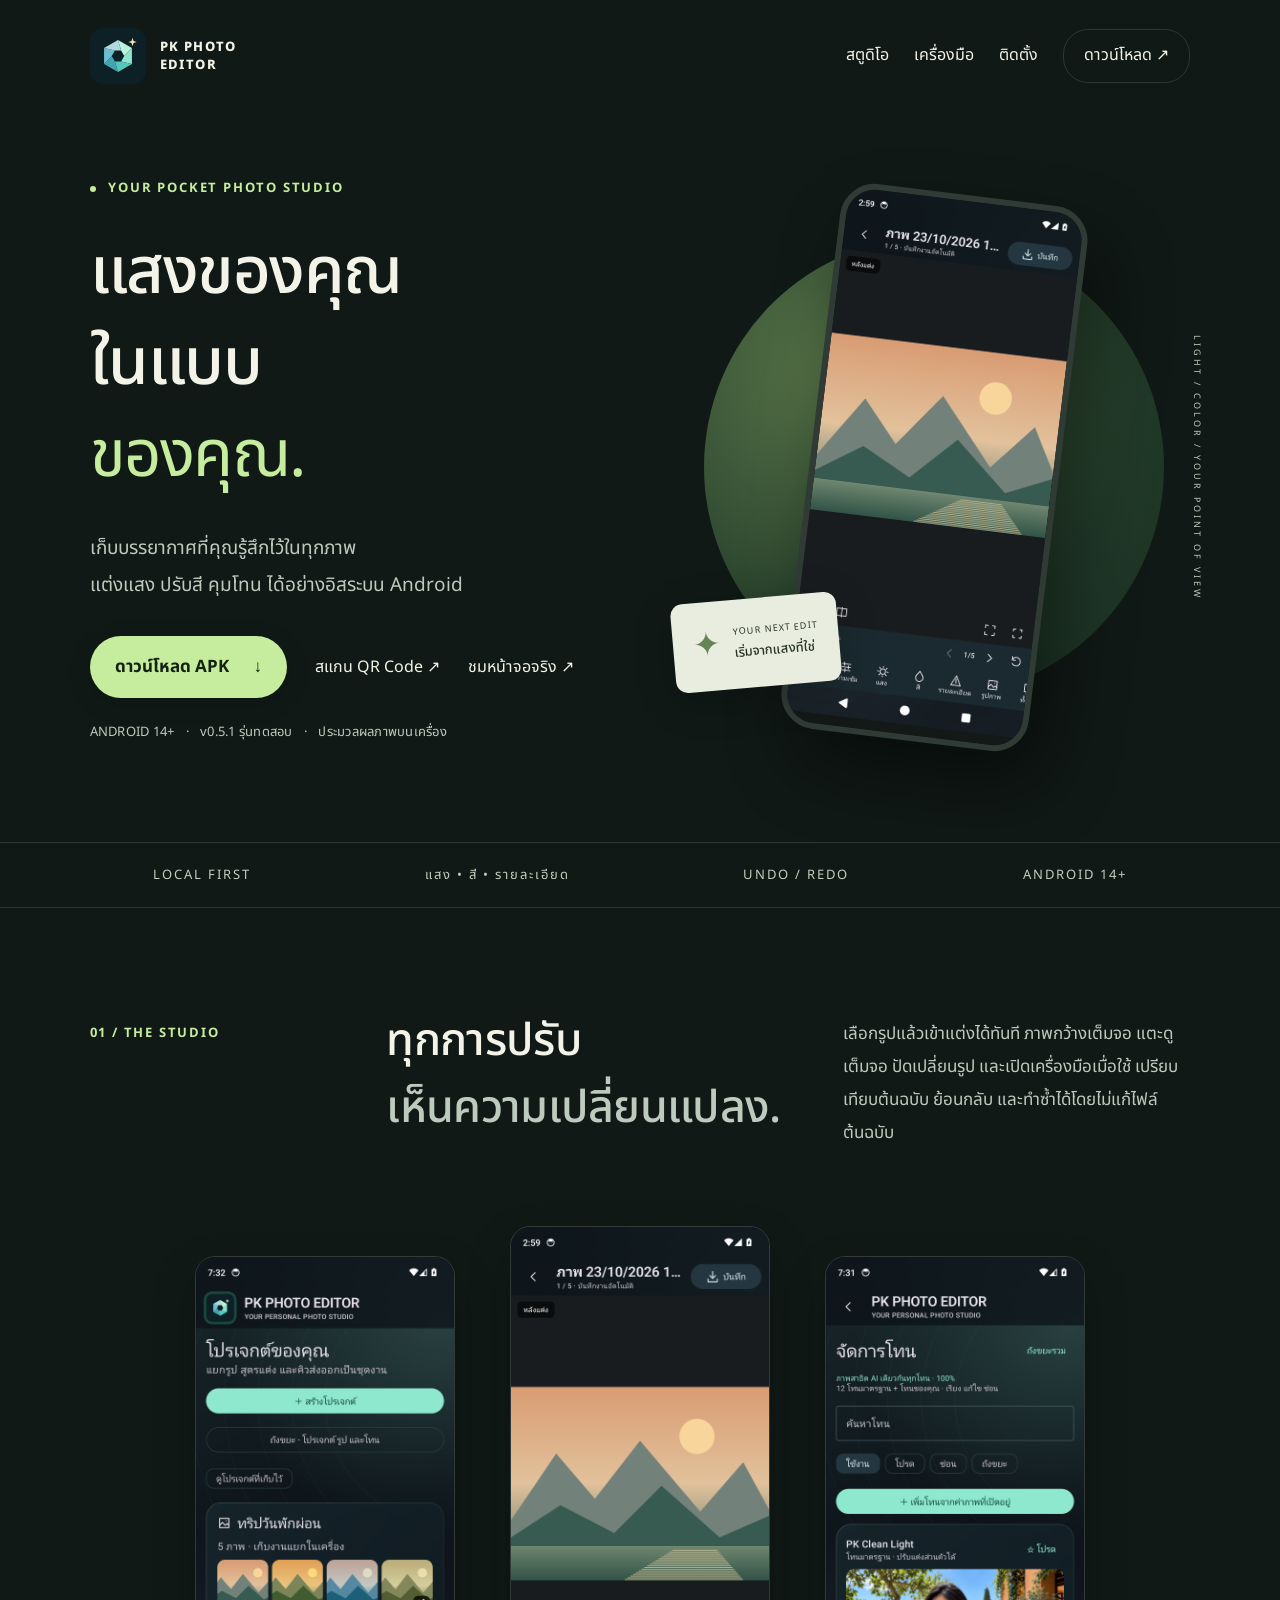
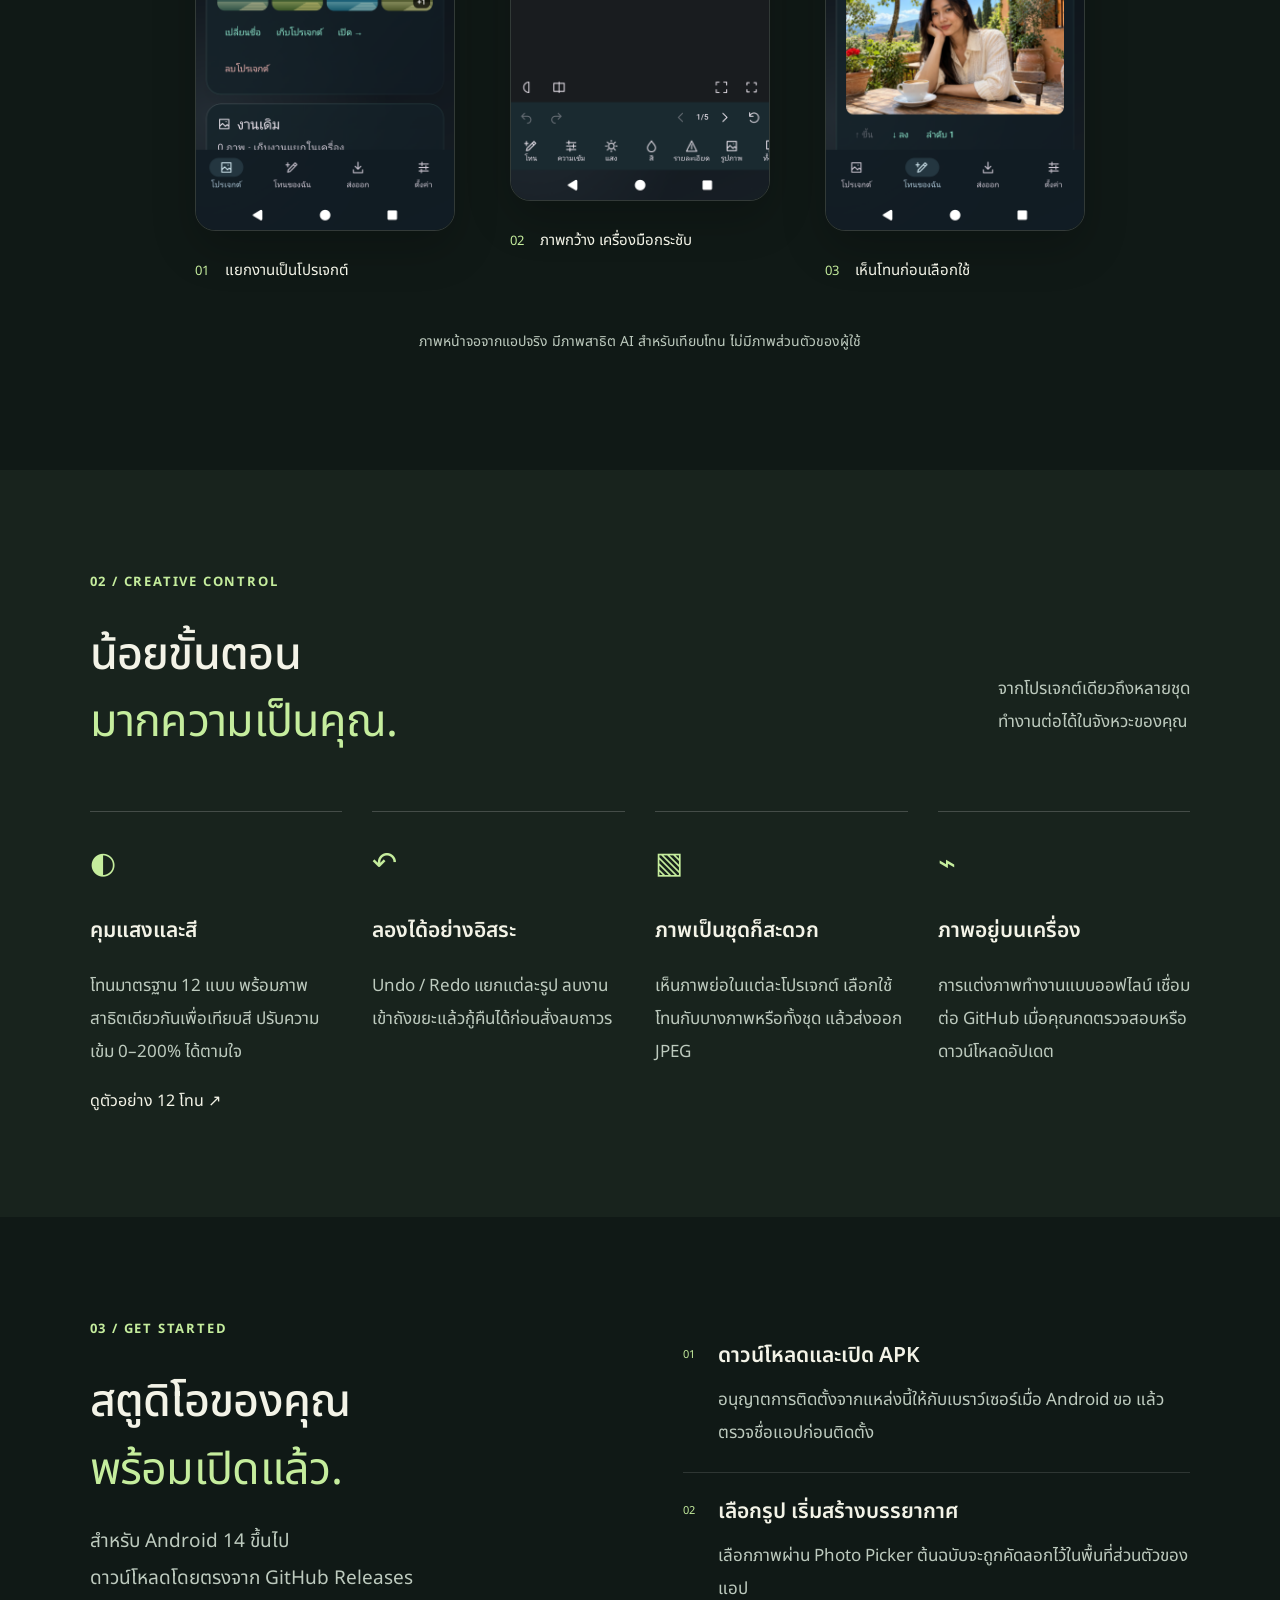
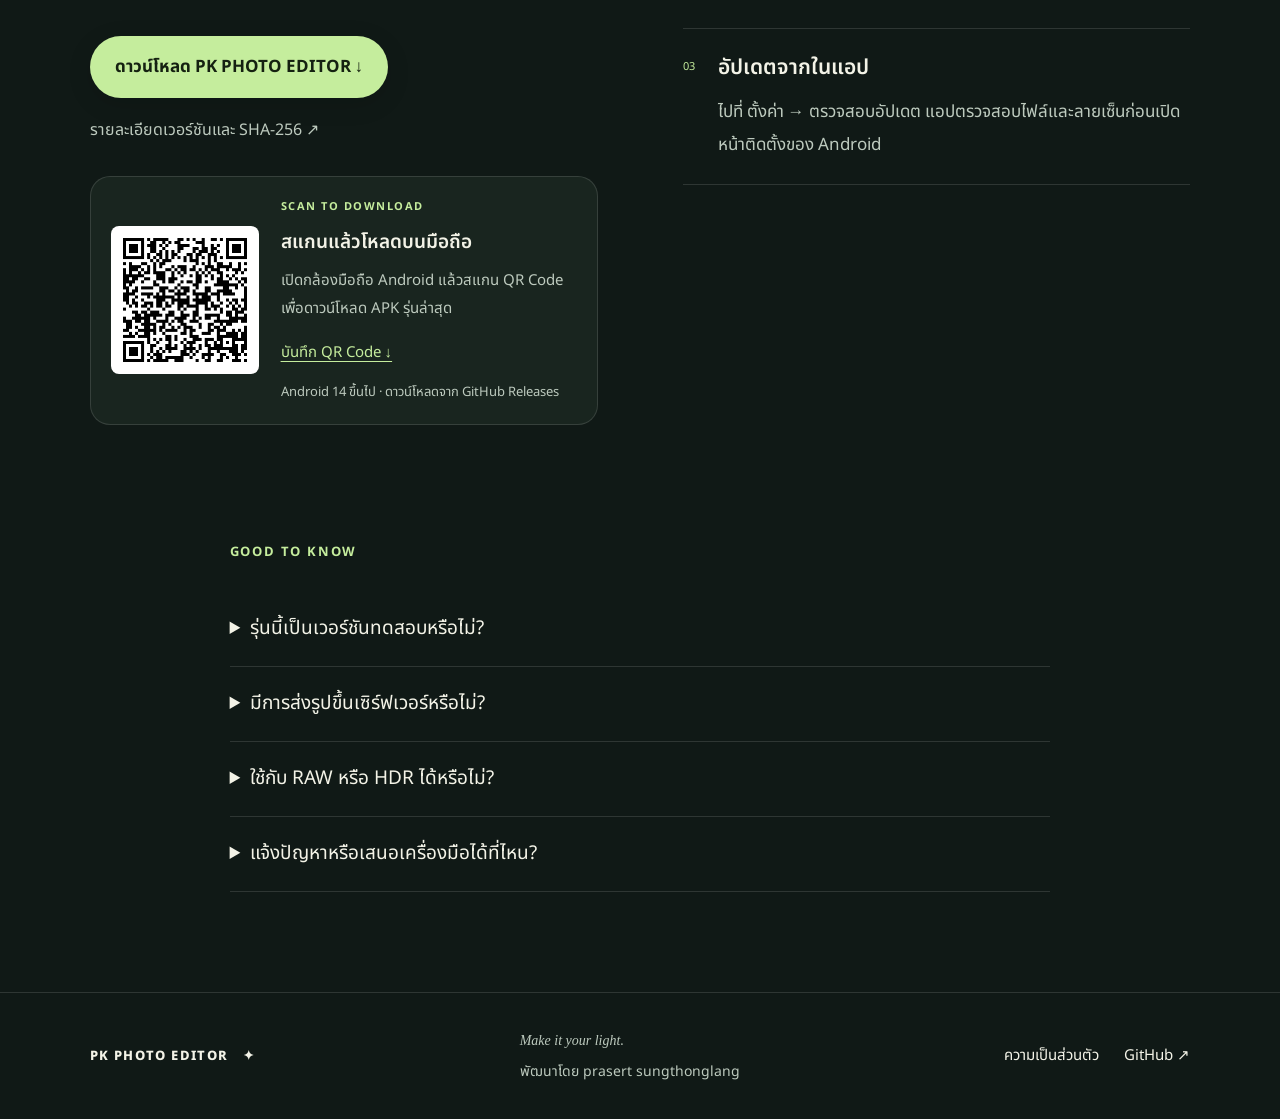
<file: docs/index.html>
<!doctype html>
<html lang="th"><head><meta charset="utf-8"><meta name="viewport" content="width=device-width,initial-scale=1"><meta name="theme-color" content="#101916"><meta name="description" content="PK PHOTO EDITOR โปรแกรมแต่งภาพบน Android 14 ขึ้นไป ปรับโทน แสง สี และจัดการภาพเป็นชุดบนเครื่องของคุณ"><title>PK PHOTO EDITOR — Make it your light.</title><link rel="icon" href="assets/pk-logo.svg" type="image/svg+xml"><link rel="preload" href="assets/NotoSansThai.ttf" as="font" type="font/ttf" crossorigin><link rel="stylesheet" href="style.css"></head>
<body><a class="skip" href="#main">ข้ามไปเนื้อหา</a><header><a class="brand" href="#" aria-label="PK PHOTO EDITOR หน้าแรก"><img class="brand-symbol" src="assets/pk-logo.svg" width="56" height="56" alt="โลโก้ PK PHOTO EDITOR"><span>PK PHOTO<br>EDITOR</span></a><nav aria-label="เมนูหลัก"><a href="#studio">สตูดิโอ</a><a href="#features">เครื่องมือ</a><a href="#install">ติดตั้ง</a><a class="nav-download" href="https://github.com/hertzscream/PK-PHOTO-EDITOR/releases/latest">ดาวน์โหลด ↗</a></nav></header>
<main id="main"><section class="hero"><div class="hero-copy"><p class="eyebrow"><span class="dot"></span> YOUR POCKET PHOTO STUDIO</p><h1>แสงของคุณ<br>ในแบบ<span class="serif">ของคุณ.</span></h1><p class="lead">เก็บบรรยากาศที่คุณรู้สึกไว้ในทุกภาพ<br>แต่งแสง ปรับสี คุมโทน ได้อย่างอิสระบน Android</p><div class="actions"><a class="button primary" href="https://github.com/hertzscream/PK-PHOTO-EDITOR/releases/latest/download/PK-PHOTO-EDITOR.apk">ดาวน์โหลด APK <span>↓</span></a><a class="text-link" href="#download-qr">สแกน QR Code ↗</a><a class="text-link" href="#studio">ชมหน้าจอจริง ↗</a></div><p class="meta">ANDROID 14+ <span>·</span> v0.5.1 รุ่นทดสอบ <span>·</span> ประมวลผลภาพบนเครื่อง</p></div><div class="hero-art"><div class="orb"></div><div class="phone"><div class="phone-top">PK PHOTO EDITOR <span>●</span></div><img src="assets/editor.png" width="450" height="1000" alt="หน้าจอแต่งภาพจริงของ PK PHOTO EDITOR" fetchpriority="high"><div class="phone-bottom"></div></div><div class="floating-note"><span>✦</span><div>YOUR NEXT EDIT<br><strong>เริ่มจากแสงที่ใช่</strong></div></div><span class="vertical-caption">LIGHT / COLOR / YOUR POINT OF VIEW</span></div></section>
<div class="ribbon"><span>LOCAL FIRST</span><span>แสง • สี • รายละเอียด</span><span>UNDO / REDO</span><span>ANDROID 14+</span></div>
<section class="studio section" id="studio"><div class="section-heading"><p class="eyebrow">01 / THE STUDIO</p><h2>ทุกการปรับ<br><span class="muted">เห็นความเปลี่ยนแปลง.</span></h2><p>เลือกรูปแล้วเข้าแต่งได้ทันที ภาพกว้างเต็มจอ แตะดูเต็มจอ ปัดเปลี่ยนรูป และเปิดเครื่องมือเมื่อใช้ เปรียบเทียบต้นฉบับ ย้อนกลับ และทำซ้ำได้โดยไม่แก้ไฟล์ต้นฉบับ</p></div><div class="screens"><figure><img src="assets/projects.png" alt="โปรเจกต์แยกชุดภาพและสูตรแต่ง" loading="lazy" width="450" height="1000"><figcaption><span>01</span> แยกงานเป็นโปรเจกต์</figcaption></figure><figure class="featured"><img src="assets/editor.png" alt="ตัวอย่างภาพ เครื่องมือปรับโทน และปุ่มย้อนกลับ" loading="lazy" width="450" height="1000"><figcaption><span>02</span> ภาพกว้าง เครื่องมือกระชับ</figcaption></figure><figure><img src="assets/tones.png" alt="หน้าจัดการโทนพร้อมภาพตัวอย่างที่ประมวลผลจริง" loading="lazy" width="450" height="1000"><figcaption><span>03</span> เห็นโทนก่อนเลือกใช้</figcaption></figure></div><p class="caption">ภาพหน้าจอจากแอปจริง มีภาพสาธิต AI สำหรับเทียบโทน ไม่มีภาพส่วนตัวของผู้ใช้</p></section>
<section class="features section" id="features"><p class="eyebrow">02 / CREATIVE CONTROL</p><div class="feature-heading"><h2>น้อยขั้นตอน<br><span class="serif">มากความเป็นคุณ.</span></h2><p>จากโปรเจกต์เดียวถึงหลายชุด<br>ทำงานต่อได้ในจังหวะของคุณ</p></div><div class="feature-grid"><article><span class="feature-icon">◐</span><h3>คุมแสงและสี</h3><p>โทนมาตรฐาน 12 แบบ พร้อมภาพสาธิตเดียวกันเพื่อเทียบสี ปรับความเข้ม 0–200% ได้ตามใจ</p><a class="text-link" href="assets/tone-collection-050.jpg">ดูตัวอย่าง 12 โทน ↗</a></article><article><span class="feature-icon">↶</span><h3>ลองได้อย่างอิสระ</h3><p>Undo / Redo แยกแต่ละรูป ลบงานเข้าถังขยะแล้วกู้คืนได้ก่อนสั่งลบถาวร</p></article><article><span class="feature-icon">▧</span><h3>ภาพเป็นชุดก็สะดวก</h3><p>เห็นภาพย่อในแต่ละโปรเจกต์ เลือกใช้โทนกับบางภาพหรือทั้งชุด แล้วส่งออก JPEG</p></article><article><span class="feature-icon">⌁</span><h3>ภาพอยู่บนเครื่อง</h3><p>การแต่งภาพทำงานแบบออฟไลน์ เชื่อมต่อ GitHub เมื่อคุณกดตรวจสอบหรือดาวน์โหลดอัปเดต</p></article></div></section>
<section class="install section" id="install"><div><p class="eyebrow">03 / GET STARTED</p><h2>สตูดิโอของคุณ<br><span class="serif">พร้อมเปิดแล้ว.</span></h2><p class="lead">สำหรับ Android 14 ขึ้นไป<br>ดาวน์โหลดโดยตรงจาก GitHub Releases</p><a class="button primary" href="https://github.com/hertzscream/PK-PHOTO-EDITOR/releases/latest/download/PK-PHOTO-EDITOR.apk">ดาวน์โหลด PK PHOTO EDITOR ↓</a><a class="release-link" href="https://github.com/hertzscream/PK-PHOTO-EDITOR/releases/latest">รายละเอียดเวอร์ชันและ SHA-256 ↗</a><div class="download-qr" id="download-qr" role="group" aria-labelledby="qr-title"><a class="qr-image-link" href="https://github.com/hertzscream/PK-PHOTO-EDITOR/releases/latest/download/PK-PHOTO-EDITOR.apk" aria-label="ดาวน์โหลด APK รุ่นล่าสุดของ PK PHOTO EDITOR"><img src="assets/download-qr.png" width="490" height="490" alt="QR Code สำหรับดาวน์โหลด PK PHOTO EDITOR รุ่นล่าสุด" loading="lazy"></a><div class="qr-copy"><p class="eyebrow">SCAN TO DOWNLOAD</p><h3 id="qr-title">สแกนแล้วโหลดบนมือถือ</h3><p>เปิดกล้องมือถือ Android แล้วสแกน QR Code เพื่อดาวน์โหลด APK รุ่นล่าสุด</p><a class="qr-save" href="assets/download-qr.png" download="PK-PHOTO-EDITOR-download-QR.png">บันทึก QR Code ↓</a><p class="qr-note">Android 14 ขึ้นไป · ดาวน์โหลดจาก GitHub Releases</p></div></div></div><ol><li><span>01</span><div><h3>ดาวน์โหลดและเปิด APK</h3><p>อนุญาตการติดตั้งจากแหล่งนี้ให้กับเบราว์เซอร์เมื่อ Android ขอ แล้วตรวจชื่อแอปก่อนติดตั้ง</p></div></li><li><span>02</span><div><h3>เลือกรูป เริ่มสร้างบรรยากาศ</h3><p>เลือกภาพผ่าน Photo Picker ต้นฉบับจะถูกคัดลอกไว้ในพื้นที่ส่วนตัวของแอป</p></div></li><li><span>03</span><div><h3>อัปเดตจากในแอป</h3><p>ไปที่ ตั้งค่า → ตรวจสอบอัปเดต แอปตรวจสอบไฟล์และลายเซ็นก่อนเปิดหน้าติดตั้งของ Android</p></div></li></ol></section>
<section class="faq section"><p class="eyebrow">GOOD TO KNOW</p><details><summary>รุ่นนี้เป็นเวอร์ชันทดสอบหรือไม่?</summary><p>ใช่ รุ่น 0.5.1 เป็น APK สำหรับทดสอบ ใช้ debug signing เดิมเพื่ออัปเดตจากรุ่นก่อนหน้า ควรสำรองภาพที่ส่งออกแล้วก่อนเปลี่ยนเครื่องหรือถอนการติดตั้ง</p></details><details><summary>มีการส่งรูปขึ้นเซิร์ฟเวอร์หรือไม่?</summary><p>ไม่มีการอัปโหลดรูปเพื่อแต่งภาพ รูปและสูตรแต่งจัดเก็บบนเครื่อง การตรวจสอบอัปเดตติดต่อ GitHub เพื่อรับข้อมูลเวอร์ชันและ APK เท่านั้น</p></details><details><summary>ใช้กับ RAW หรือ HDR ได้หรือไม่?</summary><p>ระบบแต่งและส่งออกปัจจุบันเป็น SDR JPEG ไม่ใช่กระบวนการพัฒนา RAW หรือส่งออก HDR</p></details><details><summary>แจ้งปัญหาหรือเสนอเครื่องมือได้ที่ไหน?</summary><p><a href="https://github.com/hertzscream/PK-PHOTO-EDITOR/issues">เปิด Issue บน GitHub</a> พร้อมรุ่น Android และขั้นตอนที่พบปัญหา โปรดอย่าแนบภาพส่วนตัวหรือข้อมูลลับ</p></details></section></main>
<footer><a class="brand" href="#">PK PHOTO EDITOR <span>✦</span></a><div class="developer-credit"><p>Make it your light.</p><span>พัฒนาโดย prasert sungthonglang</span></div><div><a href="privacy.html">ความเป็นส่วนตัว</a><a href="https://github.com/hertzscream/PK-PHOTO-EDITOR">GitHub ↗</a></div></footer></body></html>
</file>
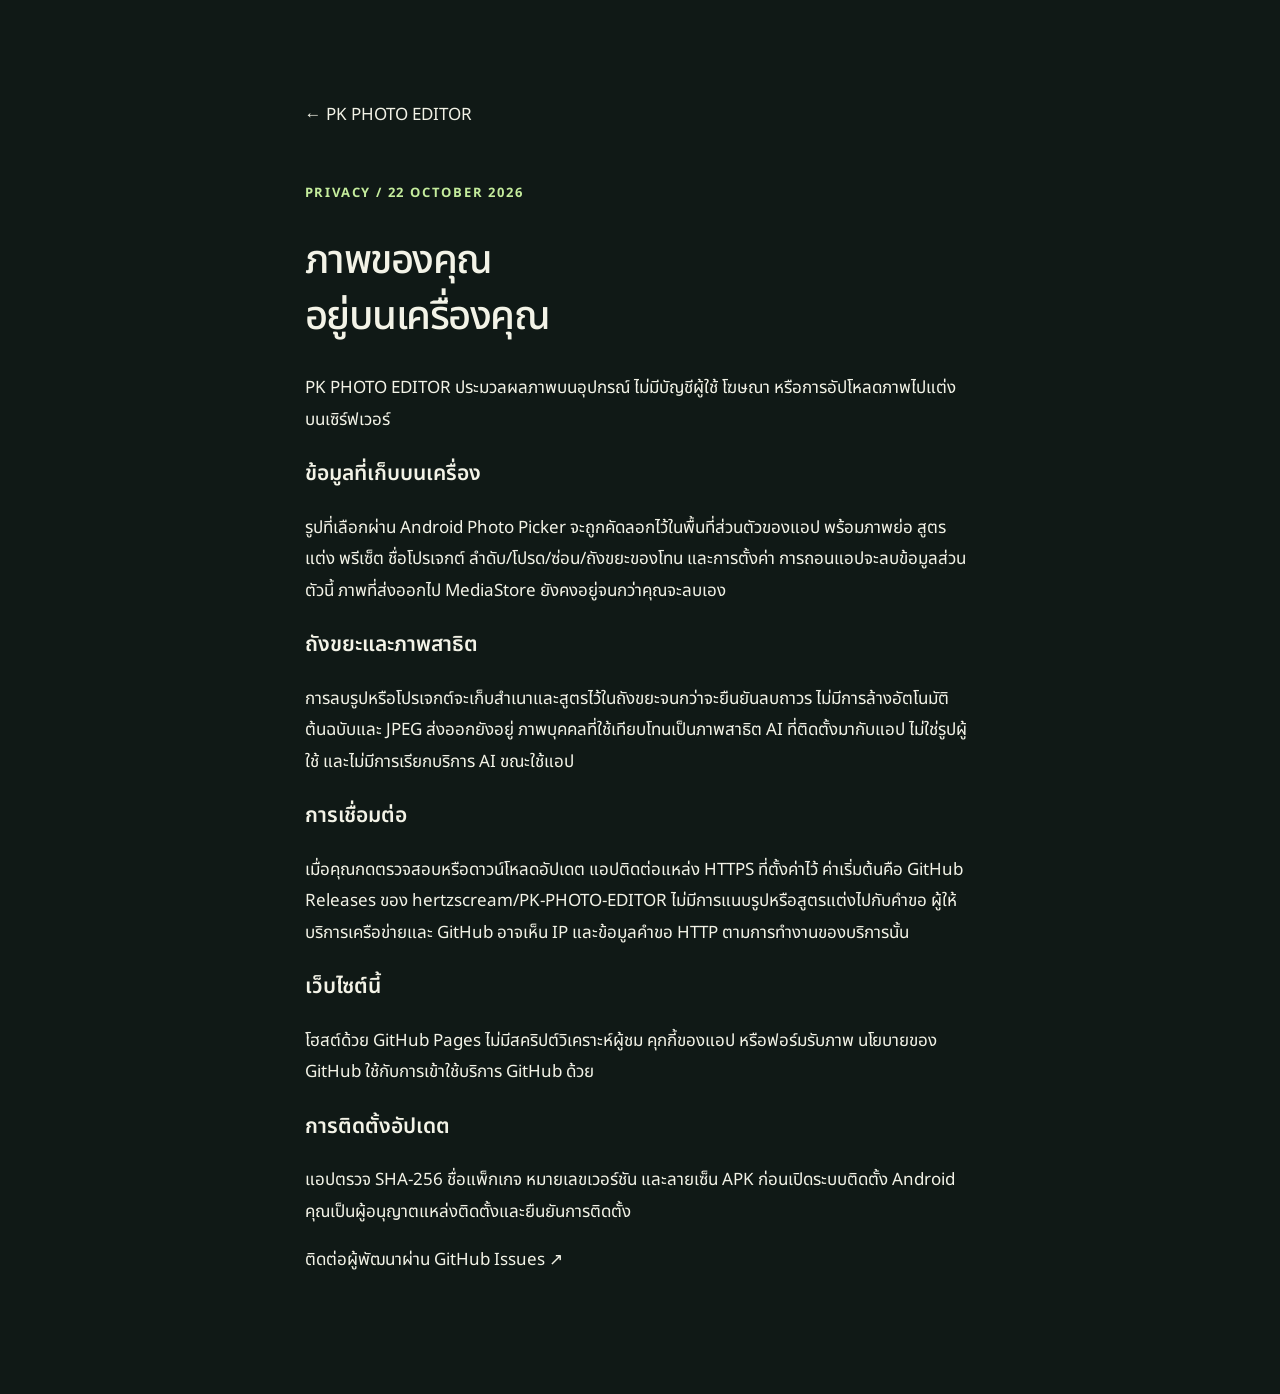
<file: docs/privacy.html>
<!doctype html><html lang="th"><head><meta charset="utf-8"><meta name="viewport" content="width=device-width,initial-scale=1"><title>ความเป็นส่วนตัว — PK PHOTO EDITOR</title><link rel="stylesheet" href="style.css"></head><body><main class="section" style="max-width:850px"><a href="index.html">← PK PHOTO EDITOR</a><p class="eyebrow" style="margin-top:50px">PRIVACY / 22 OCTOBER 2026</p><h1 style="font-size:40px">ภาพของคุณ<br>อยู่บนเครื่องคุณ</h1><p>PK PHOTO EDITOR ประมวลผลภาพบนอุปกรณ์ ไม่มีบัญชีผู้ใช้ โฆษณา หรือการอัปโหลดภาพไปแต่งบนเซิร์ฟเวอร์</p><h3>ข้อมูลที่เก็บบนเครื่อง</h3><p>รูปที่เลือกผ่าน Android Photo Picker จะถูกคัดลอกไว้ในพื้นที่ส่วนตัวของแอป พร้อมภาพย่อ สูตรแต่ง พรีเซ็ต ชื่อโปรเจกต์ ลำดับ/โปรด/ซ่อน/ถังขยะของโทน และการตั้งค่า การถอนแอปจะลบข้อมูลส่วนตัวนี้ ภาพที่ส่งออกไป MediaStore ยังคงอยู่จนกว่าคุณจะลบเอง</p><h3>ถังขยะและภาพสาธิต</h3><p>การลบรูปหรือโปรเจกต์จะเก็บสำเนาและสูตรไว้ในถังขยะจนกว่าจะยืนยันลบถาวร ไม่มีการล้างอัตโนมัติ ต้นฉบับและ JPEG ส่งออกยังอยู่ ภาพบุคคลที่ใช้เทียบโทนเป็นภาพสาธิต AI ที่ติดตั้งมากับแอป ไม่ใช่รูปผู้ใช้ และไม่มีการเรียกบริการ AI ขณะใช้แอป</p><h3>การเชื่อมต่อ</h3><p>เมื่อคุณกดตรวจสอบหรือดาวน์โหลดอัปเดต แอปติดต่อแหล่ง HTTPS ที่ตั้งค่าไว้ ค่าเริ่มต้นคือ GitHub Releases ของ hertzscream/PK-PHOTO-EDITOR ไม่มีการแนบรูปหรือสูตรแต่งไปกับคำขอ ผู้ให้บริการเครือข่ายและ GitHub อาจเห็น IP และข้อมูลคำขอ HTTP ตามการทำงานของบริการนั้น</p><h3>เว็บไซต์นี้</h3><p>โฮสต์ด้วย GitHub Pages ไม่มีสคริปต์วิเคราะห์ผู้ชม คุกกี้ของแอป หรือฟอร์มรับภาพ นโยบายของ GitHub ใช้กับการเข้าใช้บริการ GitHub ด้วย</p><h3>การติดตั้งอัปเดต</h3><p>แอปตรวจ SHA-256 ชื่อแพ็กเกจ หมายเลขเวอร์ชัน และลายเซ็น APK ก่อนเปิดระบบติดตั้ง Android คุณเป็นผู้อนุญาตแหล่งติดตั้งและยืนยันการติดตั้ง</p><p><a href="https://github.com/hertzscream/PK-PHOTO-EDITOR/issues">ติดต่อผู้พัฒนาผ่าน GitHub Issues ↗</a></p></main></body></html>
</file>
<file: docs/style.css>
:root{color-scheme:dark;--bg:#101916;--panel:#19251f;--ink:#f3f3e7;--muted:#a5b4aa;--mint:#c5ed9d;--line:#ffffff20}*{box-sizing:border-box}html{scroll-behavior:smooth;scroll-padding-top:30px}body{margin:0;background:var(--bg);color:var(--ink);font-family:Tahoma,"Segoe UI",sans-serif;line-height:1.7}a{color:inherit;text-decoration:none}a:focus-visible,summary:focus-visible{outline:3px solid var(--mint);outline-offset:5px}a:hover{color:var(--mint)}header,main,footer{max-width:1440px;margin:auto}header{height:112px;display:flex;align-items:center;justify-content:space-between;padding:0 7%}.brand{display:flex;align-items:center;gap:12px;font-size:11px;font-weight:800;line-height:1.1;letter-spacing:2px}.mark{font-size:38px;letter-spacing:-4px;position:relative}.mark span{font-size:17px;position:absolute;right:-12px;top:-10px;color:var(--mint)}nav{display:flex;align-items:center;gap:30px;font-size:13px}.nav-download{border:1px solid var(--line);padding:11px 20px;border-radius:25px}.hero{padding:55px 7% 75px;display:grid;grid-template-columns:1.15fr 1fr;min-height:730px;align-items:center;overflow:hidden}.eyebrow{font-size:11px;letter-spacing:2.3px;font-weight:700;color:var(--mint);margin:0 0 28px}.dot{display:inline-block;background:var(--mint);height:6px;width:6px;border-radius:50%;margin-right:8px}h1{font-size:clamp(45px,5.1vw,74px);font-weight:500;line-height:1.3;letter-spacing:-2.5px;margin:0 0 28px}.serif{color:var(--mint);font-weight:400}h1 .serif{display:block}.lead{color:var(--muted);font-size:16px;line-height:1.95}.actions{display:flex;gap:28px;align-items:center;margin:32px 0 22px}.button{display:inline-flex;align-items:center;justify-content:center;gap:25px;padding:16px 25px;border-radius:40px;font-weight:700;font-size:14px}.primary{background:var(--mint);color:#152111;box-shadow:0 6px 25px #0002}.primary:hover{background:#d8ffb4;color:#152111;transform:translateY(-2px)}.text-link{font-size:13px}.meta{font-size:10px;letter-spacing:.8px;color:var(--muted)}.meta span{padding:0 8px}.hero-art{height:590px;position:relative;display:flex;justify-content:center;align-items:center}.orb{position:absolute;width:460px;height:460px;background:radial-gradient(circle at 30% 30%,#587649,#213a29 65%,#1a2e22);border-radius:50%}.phone{position:relative;width:249px;border:6px solid #2f3b34;border-radius:35px;overflow:hidden;background:#101916;box-shadow:20px 35px 70px #0007;transform:rotate(7deg)}.phone img{display:block;width:100%;height:auto;aspect-ratio:450/1000;object-fit:cover}.phone-top{display:none}.phone-bottom{height:10px;background:#121916}.floating-note{position:absolute;bottom:75px;left:-5px;display:flex;align-items:center;gap:12px;background:#e9eddf;color:#263524;padding:14px 20px;border-radius:12px;box-shadow:0 10px 40px #0003;transform:rotate(-5deg);font-size:9px;letter-spacing:1px}.floating-note>span{font-size:33px;color:#668555}.floating-note strong{font-size:13px;letter-spacing:0;font-weight:500}.vertical-caption{position:absolute;right:-15px;writing-mode:vertical-rl;letter-spacing:3px;font-size:9px;color:var(--muted)}.ribbon{display:flex;justify-content:space-around;gap:20px;padding:20px 6%;border-top:1px solid var(--line);border-bottom:1px solid var(--line);font-size:11px;letter-spacing:2px;color:#c2cebf}.section{padding:100px 7%}h2{font-size:clamp(32px,3.5vw,48px);line-height:1.4;letter-spacing:-1px;font-weight:500;margin:0}.muted{color:var(--muted)}.section-heading{display:grid;grid-template-columns:1fr 1.6fr 1.3fr;gap:30px;align-items:start}.section-heading .eyebrow{padding-top:13px}.section-heading>p:last-child{color:var(--muted);font-size:14px;margin:10px 0}.screens{display:grid;grid-template-columns:repeat(3,1fr);gap:55px;max-width:890px;margin:65px auto 0;align-items:start}figure{margin:30px 0 0}figure.featured{margin:0}figure img{width:100%;height:auto;border-radius:20px;border:1px solid #ffffff25;box-shadow:0 18px 45px #0003}figcaption{font-size:12px;margin:15px 0}figcaption span{color:var(--mint);margin-right:12px;font-size:10px}.caption{color:var(--muted);font-size:11px;text-align:center;margin-top:30px}.features{background:#18231d}.feature-heading{display:flex;align-items:end;justify-content:space-between;gap:30px}.feature-heading>p{color:var(--muted);font-size:14px}.feature-grid{display:grid;grid-template-columns:repeat(4,1fr);gap:30px;margin-top:55px}.feature-grid article{border-top:1px solid #ffffff30;padding-top:25px}.feature-icon{color:var(--mint);font-size:30px}h3{font-size:17px;font-weight:500}.feature-grid p,.install li p{font-size:13px;color:var(--muted);line-height:1.9}.install{display:grid;grid-template-columns:1fr 1fr;gap:85px}.release-link{display:block;font-size:12px;color:var(--muted);margin-top:18px}.install .button{margin-top:20px}.install ol{padding:0;list-style:none;margin:0}.install li{display:flex;gap:23px;padding:22px 0;border-bottom:1px solid var(--line)}.install li>span{font-size:11px;color:var(--mint);padding-top:6px}.install h3{margin:0 0 10px}.install li p{margin:0}.faq{padding-top:15px;max-width:1000px;margin:auto}details{border-bottom:1px solid var(--line);padding:20px 0}summary{cursor:pointer;font-size:15px}details p{color:var(--muted);font-size:14px;max-width:760px}details a{text-decoration:underline}footer{border-top:1px solid var(--line);padding:35px 7%;display:flex;align-items:center;justify-content:space-between;gap:20px}footer p{font-family:Georgia,serif;font-style:italic;color:var(--muted)}footer div{display:flex;gap:25px;font-size:12px}.skip{position:absolute;top:-100px;left:20px;padding:12px;background:var(--mint);color:#101916;z-index:9}.skip:focus{top:10px}@media(max-width:850px){header{height:90px;padding:0 6%}nav{gap:16px}nav a:first-child{display:none}.hero{grid-template-columns:1fr 1fr;padding:35px 6% 60px;min-height:auto}h1{font-size:45px}.hero-art{height:490px}.orb{width:330px;height:330px}.phone{width:210px}.floating-note{left:-10px;bottom:20px}.vertical-caption{display:none}.section{padding:70px 6%}.section-heading{grid-template-columns:1fr 1.6fr}.section-heading>p:last-child{grid-column:2}.screens{gap:25px}.feature-grid{grid-template-columns:1fr 1fr}.install{gap:40px}.actions{align-items:start;flex-direction:column;gap:16px}.ribbon{font-size:9px;letter-spacing:1px}}@media(max-width:700px){nav a{display:none}nav .nav-download{display:block}.hero{display:flex;flex-direction:column;align-items:start;gap:30px;padding-top:30px}.hero-copy{width:100%}h1{font-size:48px}.hero-art{height:490px;width:100%}.phone{width:215px}.floating-note{left:4%;bottom:30px}.orb{width:350px;height:350px}.lead{font-size:14px}.actions{flex-direction:row;align-items:center;gap:18px}.button{font-size:12px;padding:15px 20px}.meta{font-size:9px;letter-spacing:0}.ribbon span:nth-child(2){display:none}.section-heading{display:block}.section-heading>p:last-child{max-width:330px;margin-top:22px}.screens{gap:14px;grid-template-columns:1fr 1fr;margin-top:35px}.screens figure:last-child{display:none}.screens figure{margin:15px 0 0}.screens figure.featured{margin:0}.screens img{border-radius:15px}figcaption{font-size:10px}figcaption span{margin-right:5px}.feature-heading{display:block}.feature-heading>p{margin-top:25px}.feature-grid{gap:25px}.feature-grid h3{font-size:15px}.feature-grid p{font-size:12px}.install{display:block}.install ol{margin-top:40px}.section{padding:60px 6%}.faq{padding-top:0}footer{flex-wrap:wrap}footer .brand{font-size:10px}footer p{font-size:13px}footer div{width:100%;font-size:11px}summary{font-size:14px}}@media(prefers-reduced-motion:reduce){html{scroll-behavior:auto}.primary:hover{transform:none}}
/* Static download QR: high-contrast modules and a four-module quiet zone. */
.actions{flex-wrap:wrap}
#download-qr{scroll-margin-top:30px}
.download-qr{display:grid;grid-template-columns:148px minmax(0,1fr);gap:22px;align-items:center;margin-top:30px;padding:20px;border:1px solid var(--line);border-radius:20px;background:var(--panel)}
.qr-image-link{display:block;width:148px;background:#fff;border-radius:8px;overflow:hidden}
.qr-image-link img{display:block;width:100%;height:auto;aspect-ratio:1}
.qr-copy .eyebrow{font-size:9px;letter-spacing:1.5px;margin:0 0 9px}
.qr-copy h3{font-size:17px;margin:0 0 8px;line-height:1.6}
.qr-copy p{color:var(--muted);font-size:12px;margin:0 0 10px}
.qr-save{display:inline-block;color:var(--mint);font-size:12px;text-decoration:underline;text-underline-offset:4px;padding:6px 0}
.qr-copy .qr-note{font-size:10px;margin:8px 0 0}
@media(max-width:420px){.download-qr{grid-template-columns:1fr;text-align:center;justify-items:center;padding:24px;gap:18px}.qr-image-link{width:192px}.qr-copy{max-width:260px}}
.qr-copy .eyebrow{color:var(--mint)}

/* 0.4.0: self-hosted Thai typography and consistent aperture branding. */
@font-face{font-family:"PK Thai";src:url("assets/NotoSansThai.ttf") format("truetype");font-weight:100 900;font-style:normal;font-display:swap}
:root{--muted:#bdcabe}
body{font-family:"PK Thai","Leelawadee UI",Tahoma,sans-serif;font-size:17px;line-height:1.85}
.brand{font-size:13px;letter-spacing:1.4px;line-height:1.4;gap:14px}
.brand-symbol{display:block;flex-shrink:0;width:56px;height:56px}
nav{font-size:16px;gap:25px}
h1{line-height:1.4;letter-spacing:-1.5px}
h2{line-height:1.5;letter-spacing:-.7px}
h3{font-size:21px;line-height:1.65;font-weight:600}
.eyebrow{font-size:13px;letter-spacing:1.8px}
.lead{font-size:19px;line-height:1.95}
.button{font-size:17px;line-height:1.65;padding:17px 25px}
.text-link,.release-link{font-size:16px}
.meta{font-size:13px;letter-spacing:.25px;line-height:1.9}
.ribbon{font-size:13px;flex-wrap:wrap}
.section-heading>p:last-child,.feature-heading>p{font-size:17px;line-height:1.95}
.feature-grid p,.install li p{font-size:17px;line-height:1.95}
figcaption{font-size:15px;line-height:1.8}
figcaption span{font-size:13px}
.caption{font-size:14px;line-height:1.9}
summary{font-size:19px;line-height:1.8}
details p{font-size:17px;line-height:1.95}
footer div{font-size:15px}
.developer-credit{display:block;color:var(--muted);font-size:14px;line-height:1.8}
.developer-credit p{margin:0 0 5px}
.developer-credit span{display:block}
.qr-copy h3{font-size:19px;line-height:1.75}
.qr-copy p{font-size:15px;line-height:1.85}
.qr-copy .eyebrow{font-size:11px}
.qr-copy .qr-note{font-size:13px}
.qr-save{font-size:15px;line-height:1.8}
@media(max-width:850px){nav{gap:16px;font-size:15px}.hero h1{font-size:47px}.feature-grid h3{font-size:20px}}
@media(max-width:700px){.hero h1{font-size:42px;line-height:1.5}.lead{font-size:18px}.eyebrow{font-size:12px}.button{font-size:16px}.text-link{font-size:15px}.meta{font-size:12px}.feature-grid h3{font-size:19px}.feature-grid p{font-size:16px}summary{font-size:18px}footer{align-items:flex-start}.brand{font-size:12px}.brand-symbol{width:50px;height:50px}.developer-credit{font-size:14px}footer div.developer-credit{width:auto}}
</file>
